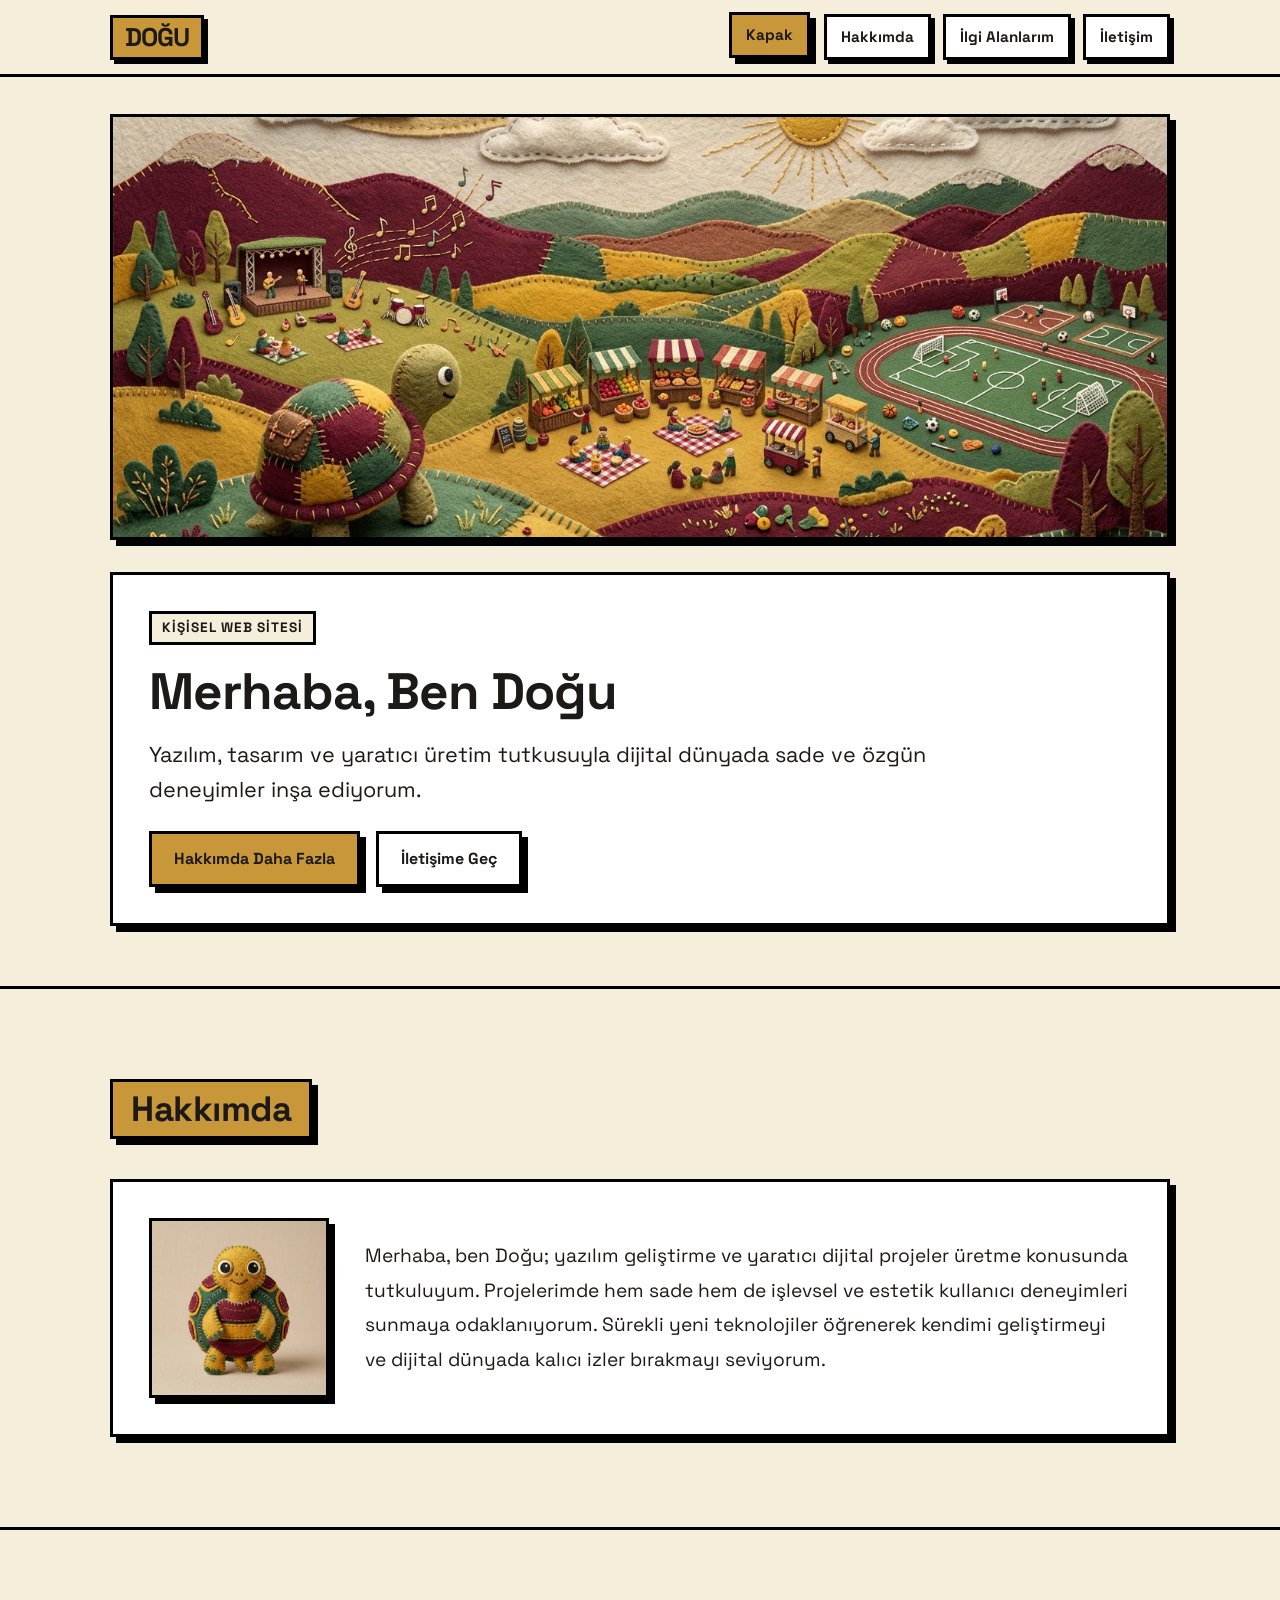
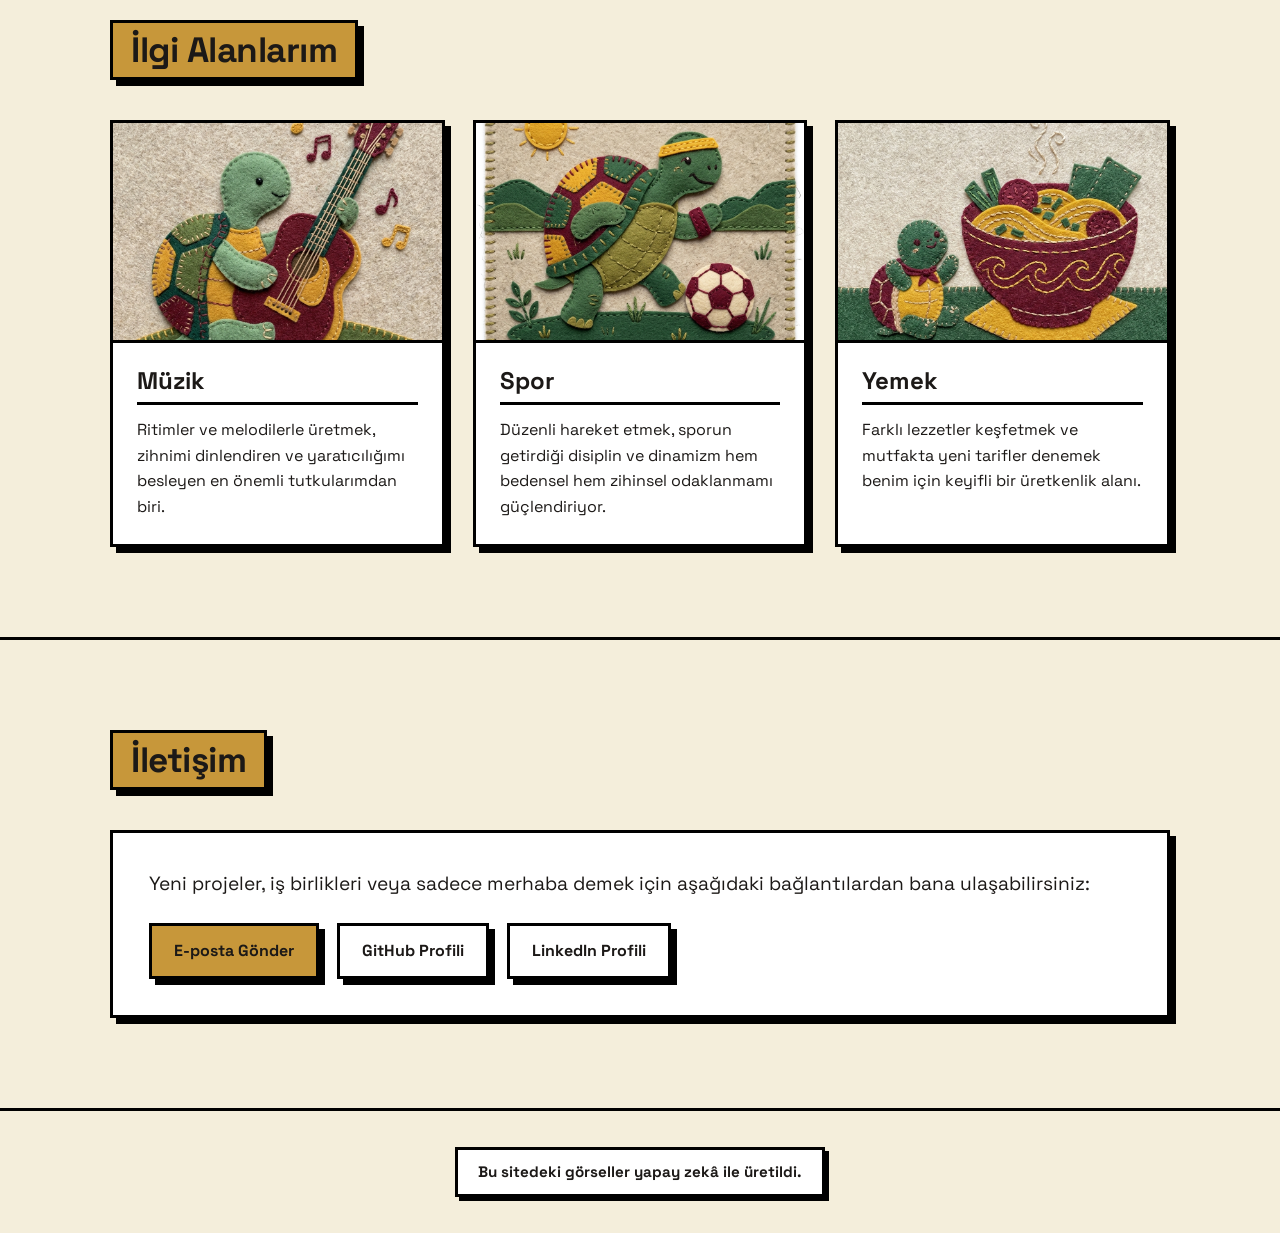
<file: index.html>
<!DOCTYPE html>
<html lang="tr">
<head>
    <meta charset="UTF-8">
    <meta name="viewport" content="width=device-width, initial-scale=1.0">
    <title>Doğu | Kişisel Web Sitesi</title>
    <link rel="icon" type="image/jpeg" href="resimler/maskot.jpg">
    <link rel="preconnect" href="https://fonts.googleapis.com">
    <link rel="preconnect" href="https://fonts.gstatic.com" crossorigin>
    <link href="https://fonts.googleapis.com/css2?family=Space+Grotesk:wght@500;700&display=swap" rel="stylesheet">
    <link rel="stylesheet" href="style.css">
</head>
<body>
    <!-- Sabit Üst Menü -->
    <header class="site-header">
        <nav class="navbar" aria-label="Ana Gezinti">
            <a href="#kapak" class="nav-logo">DOĞU</a>
            <ul class="nav-links">
                <li><a href="#kapak">Kapak</a></li>
                <li><a href="#hakkimda">Hakkımda</a></li>
                <li><a href="#ilgi-alanlari">İlgi Alanlarım</a></li>
                <li><a href="#iletisim">İletişim</a></li>
            </ul>
        </nav>
    </header>

    <main>
        <!-- Kapak Bölümü (Tam Ekran Yüksekliğinde) -->
        <section id="kapak" class="section-kapak">
            <div class="kapak-icerik">
                <div class="kapak-gorsel-kapsayici">
                    <img src="resimler/kapak.jpg" alt="Doğal bir manzaraya bakan, sırt çantalı sevimli keçe kaplumbağa ve müzik, spor ile yemek alanları" class="kapak-gorseli">
                </div>
                <div class="kapak-metin-kutusu">
                    <span class="etiket">Kişisel Web Sitesi</span>
                    <h1 class="ana-baslik">Merhaba, Ben Doğu</h1>
                    <p class="tanitim-metni">Yazılım, tasarım ve yaratıcı üretim tutkusuyla dijital dünyada sade ve özgün deneyimler inşa ediyorum.</p>
                    <div class="kapak-butonlar">
                        <a href="#hakkimda" class="brutal-btn brutal-btn-vurgu">Hakkımda Daha Fazla</a>
                        <a href="#iletisim" class="brutal-btn">İletişime Geç</a>
                    </div>
                </div>
            </div>
        </section>

        <!-- Hakkımda Bölümü -->
        <section id="hakkimda" class="section-standart">
            <div class="konteyner">
                <div class="bolum-baslik-alani">
                    <h2 class="bolum-basligi">Hakkımda</h2>
                </div>
                <div class="hakkimda-kutusu">
                    <div class="maskot-kapsayici">
                        <img src="resimler/maskot.jpg" alt="Doğu'nun sevimli yeşil ve bordo desenli keçe kaplumbağa maskotu" class="maskot-gorseli">
                    </div>
                    <div class="hakkimda-metin">
                        <p class="hakkimda-paragraf">Merhaba, ben Doğu; yazılım geliştirme ve yaratıcı dijital projeler üretme konusunda tutkuluyum. Projelerimde hem sade hem de işlevsel ve estetik kullanıcı deneyimleri sunmaya odaklanıyorum. Sürekli yeni teknolojiler öğrenerek kendimi geliştirmeyi ve dijital dünyada kalıcı izler bırakmayı seviyorum.</p>
                    </div>
                </div>
            </div>
        </section>

        <!-- İlgi Alanlarım Bölümü -->
        <section id="ilgi-alanlari" class="section-standart">
            <div class="konteyner">
                <div class="bolum-baslik-alani">
                    <h2 class="bolum-basligi">İlgi Alanlarım</h2>
                </div>
                <div class="kartlar-izgara">
                    <!-- Kart 1: Müzik -->
                    <article class="ilgi-karti">
                        <div class="kart-gorsel-kutusu">
                            <img src="resimler/kart-1.jpg" alt="Müzik aleti çalarak müzikle ilgilenen sevimli keçe kaplumbağa figürü" class="kart-gorseli">
                        </div>
                        <div class="kart-govde">
                            <h3 class="kart-baslik">Müzik</h3>
                            <p class="kart-aciklama">Ritimler ve melodilerle üretmek, zihnimi dinlendiren ve yaratıcılığımı besleyen en önemli tutkularımdan biri.</p>
                        </div>
                    </article>

                    <!-- Kart 2: Spor -->
                    <article class="ilgi-karti">
                        <div class="kart-gorsel-kutusu">
                            <img src="resimler/kart-2.jpg" alt="Sahada egzersiz ve spor aktiviteleri yapan sevimli keçe kaplumbağa figürü" class="kart-gorseli">
                        </div>
                        <div class="kart-govde">
                            <h3 class="kart-baslik">Spor</h3>
                            <p class="kart-aciklama">Düzenli hareket etmek, sporun getirdiği disiplin ve dinamizm hem bedensel hem zihinsel odaklanmamı güçlendiriyor.</p>
                        </div>
                    </article>

                    <!-- Kart 3: Yemek -->
                    <article class="ilgi-karti">
                        <div class="kart-gorsel-kutusu">
                            <img src="resimler/kart-3.jpg" alt="Piknik sofrasında lezzetli yemekler yiyen sevimli keçe kaplumbağa figürü" class="kart-gorseli">
                        </div>
                        <div class="kart-govde">
                            <h3 class="kart-baslik">Yemek</h3>
                            <p class="kart-aciklama">Farklı lezzetler keşfetmek ve mutfakta yeni tarifler denemek benim için keyifli bir üretkenlik alanı.</p>
                        </div>
                    </article>
                </div>
            </div>
        </section>

        <!-- İletişim Bölümü -->
        <section id="iletisim" class="section-standart">
            <div class="konteyner">
                <div class="bolum-baslik-alani">
                    <h2 class="bolum-basligi">İletişim</h2>
                </div>
                <div class="iletisim-kutusu">
                    <p class="iletisim-tanitim">Yeni projeler, iş birlikleri veya sadece merhaba demek için aşağıdaki bağlantılardan bana ulaşabilirsiniz:</p>
                    <div class="iletisim-butonlar">
                        <a href="mailto:dogu@example.com" class="brutal-btn brutal-btn-vurgu">E-posta Gönder</a>
                        <a href="https://github.com" target="_blank" rel="noopener noreferrer" class="brutal-btn">GitHub Profili</a>
                        <a href="https://linkedin.com" target="_blank" rel="noopener noreferrer" class="brutal-btn">LinkedIn Profili</a>
                    </div>
                </div>
            </div>
        </section>
    </main>

    <!-- Alt Bilgi / Dipnot -->
    <footer class="site-footer">
        <div class="konteyner">
            <p class="footer-not">Bu sitedeki görseller yapay zekâ ile üretildi.</p>
        </div>
    </footer>

    <script src="script.js"></script>
</body>
</html>
</file>
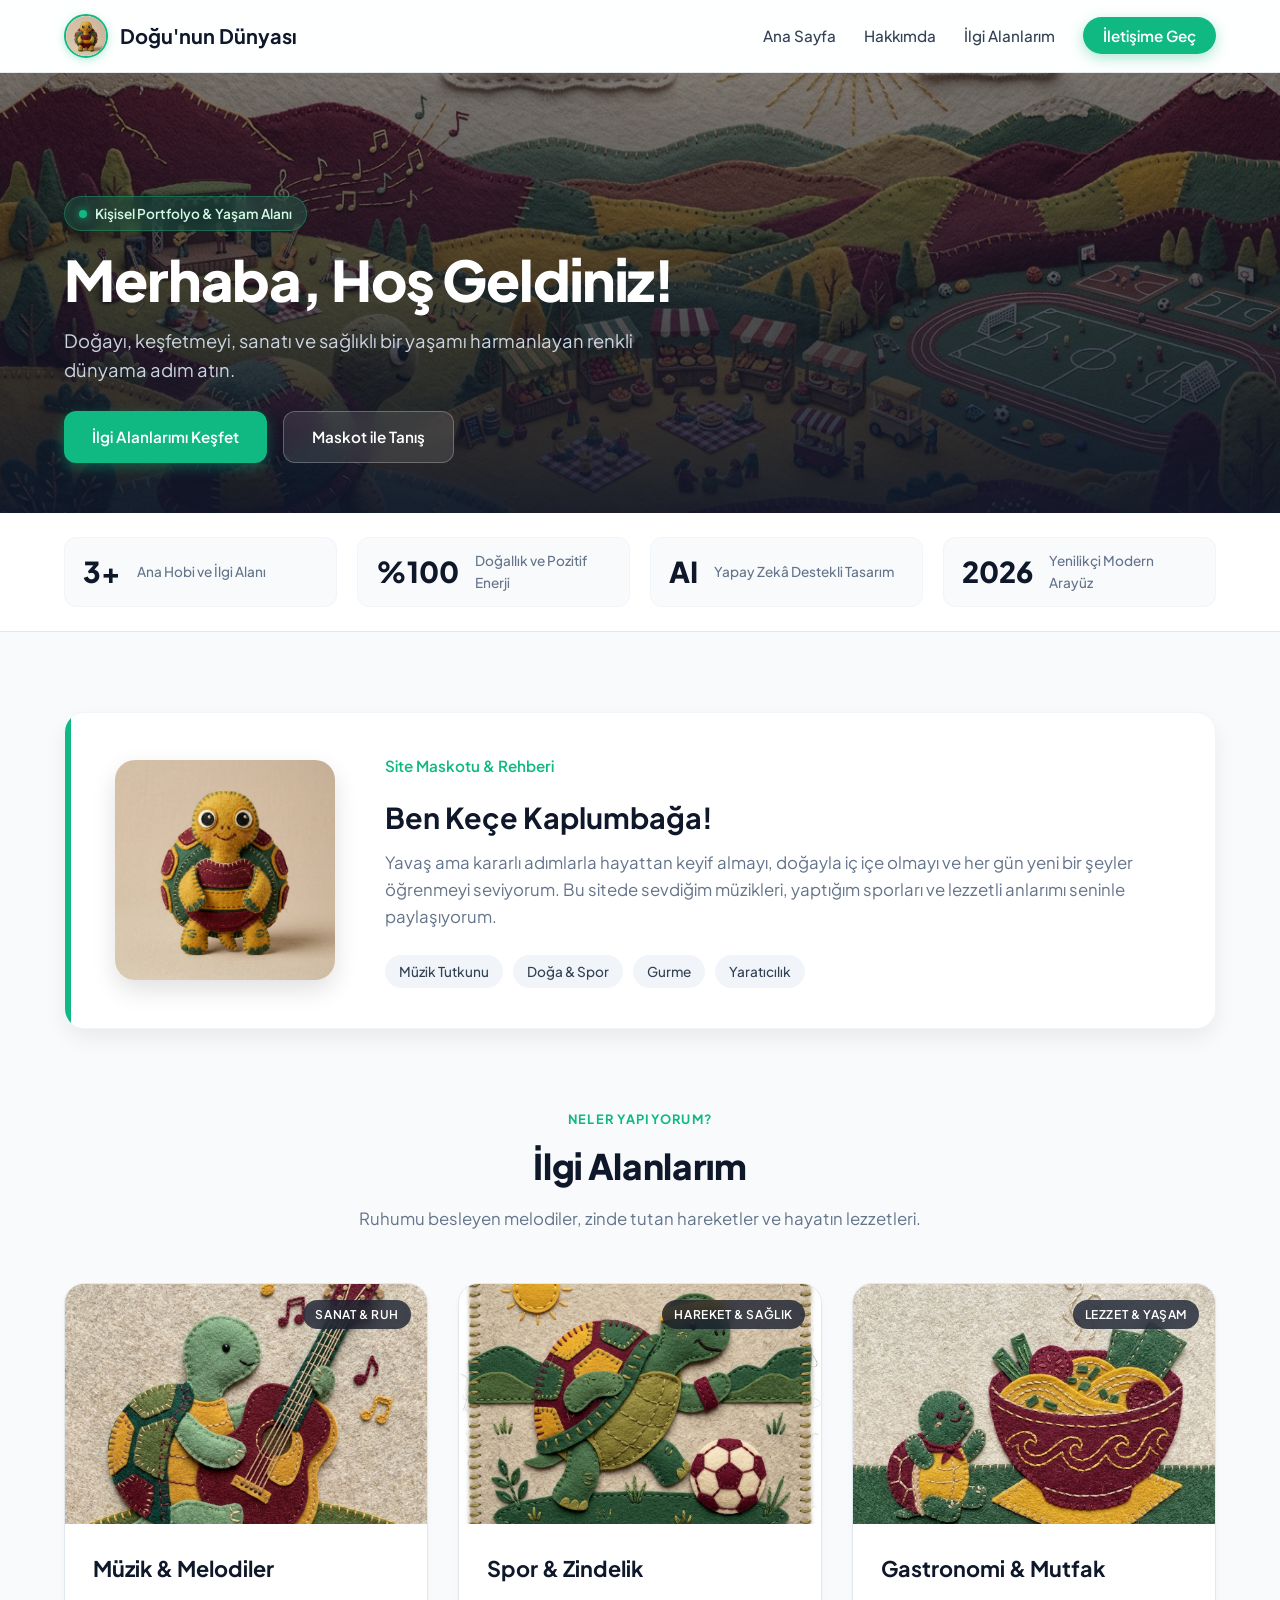
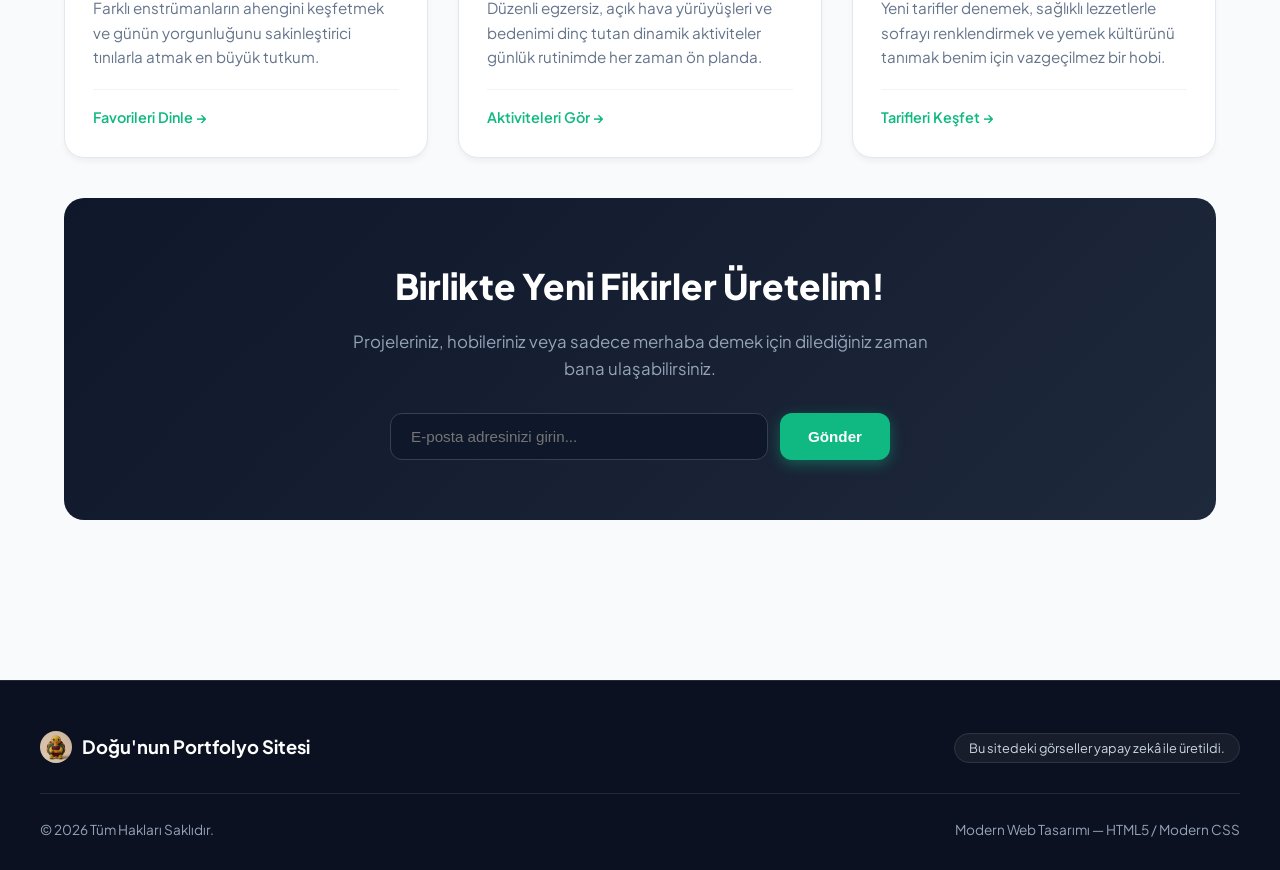
<file: site.2.html>
<!DOCTYPE html>
<html lang="tr">
<head>
    <meta charset="UTF-8">
    <meta name="viewport" content="width=device-width, initial-scale=1.0">
    <title>Modern Portfolyo | İlgi Alanlarım</title>
    <!-- Google Fonts -->
    <link rel="preconnect" href="https://fonts.googleapis.com">
    <link rel="preconnect" href="https://fonts.gstatic.com" crossorigin>
    <link href="https://fonts.googleapis.com/css2?family=Plus+Jakarta+Sans:wght@300;400;500;600;700;800&display=swap" rel="stylesheet">
    
    <style>
        :root {
            --primary: #10b981;
            --primary-dark: #059669;
            --primary-light: #d1fae5;
            --dark: #0f172a;
            --dark-card: #1e293b;
            --text-main: #334155;
            --text-muted: #64748b;
            --bg-light: #f8fafc;
            --white: #ffffff;
            --radius-lg: 20px;
            --radius-md: 12px;
            --shadow-sm: 0 4px 6px -1px rgba(0, 0, 0, 0.05);
            --shadow-md: 0 10px 25px -3px rgba(0, 0, 0, 0.08);
            --shadow-lg: 0 20px 30px -5px rgba(0, 0, 0, 0.12);
            --transition: all 0.3s cubic-bezier(0.4, 0, 0.2, 1);
        }

        * {
            box-sizing: border-box;
            margin: 0;
            padding: 0;
        }

        html {
            scroll-behavior: smooth;
        }

        body {
            font-family: 'Plus Jakarta Sans', system-ui, -apple-system, sans-serif;
            background-color: var(--bg-light);
            color: var(--text-main);
            line-height: 1.6;
            overflow-x: hidden;
        }

        /* --- NAVBAR --- */
        .navbar {
            position: sticky;
            top: 0;
            z-index: 100;
            background: rgba(255, 255, 255, 0.85);
            backdrop-filter: blur(14px);
            -webkit-backdrop-filter: blur(14px);
            border-bottom: 1px solid rgba(226, 232, 240, 0.8);
            transition: var(--transition);
        }

        .nav-container {
            max-width: 1200px;
            margin: 0 auto;
            padding: 14px 24px;
            display: flex;
            align-items: center;
            justify-content: space-between;
        }

        .brand {
            display: flex;
            align-items: center;
            gap: 12px;
            text-decoration: none;
            color: var(--dark);
            font-weight: 700;
            font-size: 1.25rem;
        }

        .brand-avatar {
            width: 44px;
            height: 44px;
            border-radius: 50%;
            object-fit: cover;
            border: 2px solid var(--primary);
            box-shadow: 0 2px 8px rgba(16, 185, 129, 0.3);
            transition: var(--transition);
        }

        .brand:hover .brand-avatar {
            transform: scale(1.08) rotate(5deg);
        }

        .nav-links {
            display: flex;
            list-style: none;
            gap: 28px;
            align-items: center;
        }

        .nav-links a {
            text-decoration: none;
            color: var(--text-main);
            font-weight: 500;
            font-size: 0.95rem;
            transition: var(--transition);
            position: relative;
        }

        .nav-links a:hover {
            color: var(--primary);
        }

        .btn-nav {
            background: var(--primary);
            color: var(--white) !important;
            padding: 9px 20px;
            border-radius: 30px;
            font-weight: 600 !important;
            box-shadow: 0 4px 14px rgba(16, 185, 129, 0.35);
        }

        .btn-nav:hover {
            background: var(--primary-dark);
            transform: translateY(-2px);
            box-shadow: 0 6px 18px rgba(16, 185, 129, 0.45);
        }

        /* --- HERO SECTION --- */
        .hero {
            position: relative;
            background: #0f172a;
            color: var(--white);
            overflow: hidden;
        }

        .hero-banner-wrap {
            position: relative;
            width: 100%;
            height: 440px;
            overflow: hidden;
        }

        .hero-banner {
            width: 100%;
            height: 100%;
            object-fit: cover;
            object-position: center;
            filter: brightness(0.75);
            transform: scale(1.02);
            transition: transform 7s ease;
        }

        .hero:hover .hero-banner {
            transform: scale(1.06);
        }

        .hero-overlay {
            position: absolute;
            inset: 0;
            background: linear-gradient(180deg, rgba(15, 23, 42, 0.3) 0%, rgba(15, 23, 42, 0.9) 100%);
            display: flex;
            align-items: flex-end;
            padding-bottom: 50px;
        }

        .hero-content {
            max-width: 1200px;
            margin: 0 auto;
            padding: 0 24px;
            width: 100%;
        }

        .hero-badge {
            display: inline-flex;
            align-items: center;
            gap: 8px;
            padding: 6px 14px;
            background: rgba(16, 185, 129, 0.2);
            border: 1px solid rgba(16, 185, 129, 0.4);
            border-radius: 30px;
            color: var(--primary-light);
            font-size: 0.85rem;
            font-weight: 600;
            margin-bottom: 16px;
            backdrop-filter: blur(8px);
        }

        .hero-badge-dot {
            width: 8px;
            height: 8px;
            background: var(--primary);
            border-radius: 50%;
            box-shadow: 0 0 10px var(--primary);
        }

        .hero-title {
            font-size: clamp(2.2rem, 5vw, 3.5rem);
            font-weight: 800;
            line-height: 1.15;
            margin-bottom: 14px;
            letter-spacing: -0.02em;
        }

        .hero-subtitle {
            font-size: 1.15rem;
            color: #cbd5e1;
            max-width: 600px;
            margin-bottom: 26px;
            font-weight: 400;
        }

        .hero-actions {
            display: flex;
            gap: 16px;
            flex-wrap: wrap;
        }

        .btn {
            display: inline-flex;
            align-items: center;
            justify-content: center;
            padding: 13px 28px;
            border-radius: 12px;
            font-weight: 600;
            font-size: 0.95rem;
            text-decoration: none;
            cursor: pointer;
            transition: var(--transition);
            border: none;
        }

        .btn-primary {
            background: var(--primary);
            color: var(--white);
            box-shadow: 0 4px 14px rgba(16, 185, 129, 0.4);
        }

        .btn-primary:hover {
            background: var(--primary-dark);
            transform: translateY(-2px);
            box-shadow: 0 8px 22px rgba(16, 185, 129, 0.5);
        }

        .btn-outline {
            background: rgba(255, 255, 255, 0.1);
            color: var(--white);
            border: 1px solid rgba(255, 255, 255, 0.25);
            backdrop-filter: blur(8px);
        }

        .btn-outline:hover {
            background: rgba(255, 255, 255, 0.2);
            transform: translateY(-2px);
        }

        /* --- STATS BAR --- */
        .stats-section {
            background: var(--white);
            border-bottom: 1px solid #e2e8f0;
        }

        .stats-grid {
            max-width: 1200px;
            margin: 0 auto;
            padding: 24px;
            display: grid;
            grid-template-columns: repeat(auto-fit, minmax(220px, 1fr));
            gap: 20px;
        }

        .stat-item {
            display: flex;
            align-items: center;
            gap: 16px;
            padding: 12px 18px;
            border-radius: var(--radius-md);
            background: var(--bg-light);
            border: 1px solid #f1f5f9;
        }

        .stat-num {
            font-size: 1.8rem;
            font-weight: 800;
            color: var(--dark);
            line-height: 1;
        }

        .stat-label {
            font-size: 0.85rem;
            color: var(--text-muted);
            font-weight: 500;
        }

        /* --- SECTION BASE --- */
        .section {
            padding: 80px 24px;
            max-width: 1200px;
            margin: 0 auto;
        }

        .section-header {
            text-align: center;
            max-width: 650px;
            margin: 0 auto 50px auto;
        }

        .section-tag {
            text-transform: uppercase;
            font-size: 0.8rem;
            font-weight: 700;
            letter-spacing: 0.1em;
            color: var(--primary);
            margin-bottom: 8px;
            display: block;
        }

        .section-title {
            font-size: 2.2rem;
            font-weight: 800;
            color: var(--dark);
            margin-bottom: 12px;
            letter-spacing: -0.01em;
        }

        .section-desc {
            font-size: 1.05rem;
            color: var(--text-muted);
        }

        /* --- MASKOT / PROFILE CARD --- */
        .profile-card {
            background: var(--white);
            border-radius: var(--radius-lg);
            padding: 40px;
            box-shadow: var(--shadow-md);
            display: grid;
            grid-template-columns: 240px 1fr;
            gap: 40px;
            align-items: center;
            margin-bottom: 80px;
            border: 1px solid #f1f5f9;
            position: relative;
            overflow: hidden;
        }

        .profile-card::before {
            content: "";
            position: absolute;
            top: 0;
            left: 0;
            width: 6px;
            height: 100%;
            background: var(--primary);
        }

        .profile-img-wrap {
            position: relative;
            width: 220px;
            height: 220px;
            margin: 0 auto;
        }

        .profile-img {
            width: 100%;
            height: 100%;
            border-radius: var(--radius-lg);
            object-fit: cover;
            box-shadow: 0 10px 25px rgba(0, 0, 0, 0.12);
        }

        .profile-content h3 {
            font-size: 1.8rem;
            font-weight: 700;
            color: var(--dark);
            margin-bottom: 10px;
        }

        .profile-role {
            display: inline-block;
            color: var(--primary);
            font-weight: 600;
            font-size: 0.95rem;
            margin-bottom: 16px;
        }

        .profile-bio {
            color: var(--text-muted);
            margin-bottom: 24px;
            font-size: 1.05rem;
        }

        .profile-tags {
            display: flex;
            gap: 10px;
            flex-wrap: wrap;
        }

        .tag {
            padding: 6px 14px;
            border-radius: 30px;
            background: #f1f5f9;
            color: var(--text-main);
            font-size: 0.85rem;
            font-weight: 500;
        }

        /* --- CARDS SECTION (İLGİ ALANLARI) --- */
        .cards-grid {
            display: grid;
            grid-template-columns: repeat(auto-fit, minmax(320px, 1fr));
            gap: 30px;
        }

        .modern-card {
            background: var(--white);
            border-radius: var(--radius-lg);
            overflow: hidden;
            box-shadow: var(--shadow-sm);
            border: 1px solid #e2e8f0;
            transition: var(--transition);
            display: flex;
            flex-direction: column;
        }

        .modern-card:hover {
            transform: translateY(-8px);
            box-shadow: var(--shadow-lg);
            border-color: var(--primary-light);
        }

        .card-img-box {
            position: relative;
            height: 240px;
            overflow: hidden;
            background: #f1f5f9;
        }

        .card-img {
            width: 100%;
            height: 100%;
            object-fit: cover;
            transition: transform 0.6s cubic-bezier(0.25, 1, 0.5, 1);
        }

        .modern-card:hover .card-img {
            transform: scale(1.08);
        }

        .card-category {
            position: absolute;
            top: 16px;
            right: 16px;
            background: rgba(15, 23, 42, 0.75);
            backdrop-filter: blur(8px);
            color: var(--white);
            padding: 5px 12px;
            border-radius: 30px;
            font-size: 0.75rem;
            font-weight: 600;
            text-transform: uppercase;
            letter-spacing: 0.05em;
        }

        .card-body {
            padding: 28px;
            flex-grow: 1;
            display: flex;
            flex-direction: column;
            justify-content: space-between;
        }

        .card-title {
            font-size: 1.35rem;
            font-weight: 700;
            color: var(--dark);
            margin-bottom: 10px;
        }

        .card-text {
            color: var(--text-muted);
            font-size: 0.95rem;
            margin-bottom: 20px;
        }

        .card-footer-action {
            display: flex;
            align-items: center;
            justify-content: space-between;
            padding-top: 16px;
            border-top: 1px solid #f1f5f9;
        }

        .card-link {
            text-decoration: none;
            color: var(--primary);
            font-weight: 600;
            font-size: 0.9rem;
            display: inline-flex;
            align-items: center;
            gap: 6px;
            transition: var(--transition);
        }

        .card-link:hover {
            color: var(--primary-dark);
            gap: 10px;
        }

        /* --- CONTACT / NEWSLETTER SECTION --- */
        .cta-section {
            background: linear-gradient(135deg, #0f172a 0%, #1e293b 100%);
            border-radius: var(--radius-lg);
            padding: 60px 40px;
            color: var(--white);
            text-align: center;
            margin: 40px 0 80px 0;
            position: relative;
            overflow: hidden;
        }

        .cta-section h2 {
            font-size: 2.2rem;
            font-weight: 800;
            margin-bottom: 14px;
        }

        .cta-section p {
            color: #94a3b8;
            max-width: 600px;
            margin: 0 auto 30px auto;
            font-size: 1.05rem;
        }

        .form-group {
            display: flex;
            justify-content: center;
            max-width: 500px;
            margin: 0 auto;
            gap: 12px;
            flex-wrap: wrap;
        }

        .form-input {
            flex: 1;
            min-width: 260px;
            padding: 14px 20px;
            border-radius: 12px;
            border: 1px solid #334155;
            background: #0f172a;
            color: var(--white);
            font-size: 0.95rem;
            outline: none;
            transition: var(--transition);
        }

        .form-input:focus {
            border-color: var(--primary);
            box-shadow: 0 0 0 3px rgba(16, 185, 129, 0.25);
        }

        /* --- FOOTER --- */
        footer {
            background: #0b1120;
            color: #94a3b8;
            padding: 50px 24px 30px 24px;
            border-top: 1px solid #1e293b;
        }

        .footer-container {
            max-width: 1200px;
            margin: 0 auto;
            display: flex;
            justify-content: space-between;
            align-items: center;
            flex-wrap: wrap;
            gap: 24px;
            padding-bottom: 30px;
            border-bottom: 1px solid #1e293b;
        }

        .footer-brand {
            color: var(--white);
            font-weight: 700;
            font-size: 1.15rem;
            display: flex;
            align-items: center;
            gap: 10px;
        }

        .footer-brand img {
            width: 32px;
            height: 32px;
            border-radius: 50%;
            object-fit: cover;
        }

        .footer-bottom {
            max-width: 1200px;
            margin: 25px auto 0 auto;
            display: flex;
            justify-content: space-between;
            align-items: center;
            flex-wrap: wrap;
            gap: 16px;
            font-size: 0.85rem;
        }

        .ai-note {
            background: rgba(255, 255, 255, 0.05);
            padding: 6px 14px;
            border-radius: 20px;
            border: 1px solid rgba(255, 255, 255, 0.1);
            color: #cbd5e1;
            font-size: 0.8rem;
        }

        /* Responsive Breakpoints */
        @media (max-width: 768px) {
            .profile-card {
                grid-template-columns: 1fr;
                text-align: center;
                padding: 30px 20px;
            }

            .profile-card::before {
                width: 100%;
                height: 6px;
            }

            .profile-tags {
                justify-content: center;
            }

            .nav-links {
                display: none;
            }

            .hero-banner-wrap {
                height: 340px;
            }

            .section {
                padding: 50px 20px;
            }
        }
    </style>
</head>
<body>

    <!-- NAVBAR -->
    <header class="navbar">
        <div class="nav-container">
            <a href="#home" class="brand">
                <img src="resimler/maskot.jpg" alt="Sevimli Keçe Kaplumbağa Maskotu" class="brand-avatar">
                <span>Doğu'nun Dünyası</span>
            </a>
            <nav>
                <ul class="nav-links">
                    <li><a href="#home">Ana Sayfa</a></li>
                    <li><a href="#hakkimda">Hakkımda</a></li>
                    <li><a href="#ilgi-alanlarim">İlgi Alanlarım</a></li>
                    <li><a href="#iletisim" class="btn-nav">İletişime Geç</a></li>
                </ul>
            </nav>
        </div>
    </header>

    <!-- HERO SECTION -->
    <main id="home">
        <section class="hero">
            <div class="hero-banner-wrap">
                <img src="resimler/kapak.jpg" alt="Doğal bir manzaraya bakan sevimli keçe kaplumbağa" class="hero-banner">
                <div class="hero-overlay">
                    <div class="hero-content">
                        <div class="hero-badge">
                            <span class="hero-badge-dot"></span>
                            <span>Kişisel Portfolyo & Yaşam Alanı</span>
                        </div>
                        <h1 class="hero-title">Merhaba, Hoş Geldiniz!</h1>
                        <p class="hero-subtitle">Doğayı, keşfetmeyi, sanatı ve sağlıklı bir yaşamı harmanlayan renkli dünyama adım atın.</p>
                        <div class="hero-actions">
                            <a href="#ilgi-alanlarim" class="btn btn-primary">İlgi Alanlarımı Keşfet</a>
                            <a href="#hakkimda" class="btn btn-outline">Maskot ile Tanış</a>
                        </div>
                    </div>
                </div>
            </div>
        </section>

        <!-- STATS BAR -->
        <section class="stats-section">
            <div class="stats-grid">
                <div class="stat-item">
                    <div class="stat-num">3+</div>
                    <div class="stat-label">Ana Hobi ve İlgi Alanı</div>
                </div>
                <div class="stat-item">
                    <div class="stat-num">%100</div>
                    <div class="stat-label">Doğallık ve Pozitif Enerji</div>
                </div>
                <div class="stat-item">
                    <div class="stat-num">AI</div>
                    <div class="stat-label">Yapay Zekâ Destekli Tasarım</div>
                </div>
                <div class="stat-item">
                    <div class="stat-num">2026</div>
                    <div class="stat-label">Yenilikçi Modern Arayüz</div>
                </div>
            </div>
        </section>

        <div class="section">
            <!-- PROFILE / HAKKIMDA -->
            <section id="hakkimda" class="profile-card">
                <div class="profile-img-wrap">
                    <img src="resimler/maskot.jpg" alt="Sitenin sevimli keçe kaplumbağa maskotu" class="profile-img">
                </div>
                <div class="profile-content">
                    <span class="profile-role">Site Maskotu & Rehberi</span>
                    <h3>Ben Keçe Kaplumbağa!</h3>
                    <p class="profile-bio">
                        Yavaş ama kararlı adımlarla hayattan keyif almayı, doğayla iç içe olmayı ve her gün yeni bir şeyler öğrenmeyi seviyorum. 
                        Bu sitede sevdiğim müzikleri, yaptığım sporları ve lezzetli anlarımı seninle paylaşıyorum.
                    </p>
                    <div class="profile-tags">
                        <span class="tag">Müzik Tutkunu</span>
                        <span class="tag">Doğa & Spor</span>
                        <span class="tag">Gurme</span>
                        <span class="tag">Yaratıcılık</span>
                    </div>
                </div>
            </section>

            <!-- İLGİ ALANLARI / CARDS -->
            <section id="ilgi-alanlarim">
                <div class="section-header">
                    <span class="section-tag">Neler Yapıyorum?</span>
                    <h2 class="section-title">İlgi Alanlarım</h2>
                    <p class="section-desc">Ruhumu besleyen melodiler, zinde tutan hareketler ve hayatın lezzetleri.</p>
                </div>

                <div class="cards-grid">
                    <!-- KART 1: MÜZİK -->
                    <article class="modern-card">
                        <div class="card-img-box">
                            <span class="card-category">Sanat & Ruh</span>
                            <img src="resimler/kart-1.jpg" alt="Müzik aleti çalan ve müzikle ilgilenen keçe kaplumbağa figürü" class="card-img">
                        </div>
                        <div class="card-body">
                            <div>
                                <h3 class="card-title">Müzik & Melodiler</h3>
                                <p class="card-text">
                                    Farklı enstrümanların ahengini keşfetmek ve günün yorgunluğunu sakinleştirici tınılarla atmak en büyük tutkum.
                                </p>
                            </div>
                            <div class="card-footer-action">
                                <a href="#iletisim" class="card-link">Favorileri Dinle &rarr;</a>
                            </div>
                        </div>
                    </article>

                    <!-- KART 2: SPOR -->
                    <article class="modern-card">
                        <div class="card-img-box">
                            <span class="card-category">Hareket & Sağlık</span>
                            <img src="resimler/kart-2.jpg" alt="Egzersiz ve spor yapan sevimli keçe kaplumbağa figürü" class="card-img">
                        </div>
                        <div class="card-body">
                            <div>
                                <h3 class="card-title">Spor & Zindelik</h3>
                                <p class="card-text">
                                    Düzenli egzersiz, açık hava yürüyüşleri ve bedenimi dinç tutan dinamik aktiviteler günlük rutinimde her zaman ön planda.
                                </p>
                            </div>
                            <div class="card-footer-action">
                                <a href="#iletisim" class="card-link">Aktiviteleri Gör &rarr;</a>
                            </div>
                        </div>
                    </article>

                    <!-- KART 3: YEMEK -->
                    <article class="modern-card">
                        <div class="card-img-box">
                            <span class="card-category">Lezzet & Yaşam</span>
                            <img src="resimler/kart-3.jpg" alt="Sofrada yemek yiyen sevimli keçe kaplumbağa figürü" class="card-img">
                        </div>
                        <div class="card-body">
                            <div>
                                <h3 class="card-title">Gastronomi & Mutfak</h3>
                                <p class="card-text">
                                    Yeni tarifler denemek, sağlıklı lezzetlerle sofrayı renklendirmek ve yemek kültürünü tanımak benim için vazgeçilmez bir hobi.
                                </p>
                            </div>
                            <div class="card-footer-action">
                                <a href="#iletisim" class="card-link">Tarifleri Keşfet &rarr;</a>
                            </div>
                        </div>
                    </article>
                </div>
            </section>

            <!-- İLETİŞİM / CTA -->
            <section id="iletisim" class="cta-section">
                <h2>Birlikte Yeni Fikirler Üretelim!</h2>
                <p>Projeleriniz, hobileriniz veya sadece merhaba demek için dilediğiniz zaman bana ulaşabilirsiniz.</p>
                <form class="form-group" onsubmit="event.preventDefault(); alert('Mesajınız başarıyla iletildi!');">
                    <input type="email" placeholder="E-posta adresinizi girin..." class="form-input" required>
                    <button type="submit" class="btn btn-primary">Gönder</button>
                </form>
            </section>
        </div>
    </main>

    <!-- FOOTER -->
    <footer>
        <div class="footer-container">
            <div class="footer-brand">
                <img src="resimler/maskot.jpg" alt="Maskot Logo">
                <span>Doğu'nun Portfolyo Sitesi</span>
            </div>
            <div>
                <span class="ai-note">Bu sitedeki görseller yapay zekâ ile üretildi.</span>
            </div>
        </div>
        <div class="footer-bottom">
            <p>&copy; 2026 Tüm Hakları Saklıdır.</p>
            <p>Modern Web Tasarımı &mdash; HTML5 / Modern CSS</p>
        </div>
    </footer>

</body>
</html>
</file>
<file: style.css>
/* ==========================================================================
   NEO-BRUTALIST STİL SAYFASI
   Renk Paleti:
   - Zemin: #F4EEDB
   - Yazı: #1C1917
   - Vurgu: #C7973A
   - Kenarlık ve Gölge: #000000
   ========================================================================== */

/* Değişkenler */
:root {
    --renk-zemin: #F4EEDB;
    --renk-yazi: #1C1917;
    --renk-vurgu: #C7973A;
    --renk-siyah: #000000;
    --renk-beyaz: #FFFFFF;
    
    --kenarlik: 3px solid var(--renk-siyah);
    --golge: 6px 6px 0 var(--renk-siyah);
    --golge-kucuk: 4px 4px 0 var(--renk-siyah);
    --golge-aktif: 2px 2px 0 var(--renk-siyah);
    
    --font-ana: 'Space Grotesk', -apple-system, BlinkMacSystemFont, 'Segoe UI', Roboto, sans-serif;
    --nav-yukseklik: 74px;
}

/* Sıfırlama ve Temel Kurallar */
* {
    box-sizing: border-box;
    margin: 0;
    padding: 0;
}

html {
    scroll-behavior: smooth;
    scroll-padding-top: calc(var(--nav-yukseklik) + 20px);
}

body {
    background-color: var(--renk-zemin);
    color: var(--renk-yazi);
    font-family: var(--font-ana);
    line-height: 1.6;
    font-size: 1.05rem;
    overflow-x: hidden;
}

img {
    max-width: 100%;
    height: auto;
    display: block;
}

a {
    color: inherit;
    text-decoration: none;
}

/* Tipografi */
h1, h2, h3, h4, .nav-logo {
    font-family: var(--font-ana);
    font-weight: 700;
    color: var(--renk-yazi);
    line-height: 1.2;
}

/* Konteyner */
.konteyner {
    width: 100%;
    max-width: 1100px;
    margin: 0 auto;
    padding: 0 20px;
}

/* Sabit Üst Menü */
.site-header {
    position: fixed;
    top: 0;
    left: 0;
    width: 100%;
    background-color: var(--renk-zemin);
    border-bottom: var(--kenarlik);
    z-index: 1000;
}

.navbar {
    max-width: 1100px;
    margin: 0 auto;
    padding: 14px 20px;
    display: flex;
    justify-content: space-between;
    align-items: center;
    gap: 16px;
}

.nav-logo {
    font-size: 1.6rem;
    letter-spacing: -1px;
    padding: 4px 12px;
    background-color: var(--renk-vurgu);
    border: var(--kenarlik);
    box-shadow: var(--golge-kucuk);
    transition: transform 0.15s ease, box-shadow 0.15s ease;
}

.nav-logo:hover {
    transform: translate(-2px, -2px);
    box-shadow: var(--golge);
}

.nav-links {
    list-style: none;
    display: flex;
    gap: 12px;
    flex-wrap: wrap;
}

.nav-links a {
    font-weight: 700;
    font-size: 0.95rem;
    padding: 8px 14px;
    background-color: var(--renk-beyaz);
    border: var(--kenarlik);
    box-shadow: var(--golge-kucuk);
    display: inline-block;
    transition: transform 0.15s ease, box-shadow 0.15s ease, background-color 0.15s ease;
}

.nav-links a:hover,
.nav-links a.aktif {
    background-color: var(--renk-vurgu);
    transform: translate(-2px, -2px);
    box-shadow: var(--golge);
}

.nav-links a:active {
    transform: translate(2px, 2px);
    box-shadow: var(--golge-aktif);
}

/* Neo-Brutalist Butonlar */
.brutal-btn {
    display: inline-block;
    font-family: var(--font-ana);
    font-weight: 700;
    font-size: 1rem;
    text-align: center;
    padding: 12px 22px;
    background-color: var(--renk-beyaz);
    border: var(--kenarlik);
    box-shadow: var(--golge);
    cursor: pointer;
    transition: transform 0.15s ease, box-shadow 0.15s ease, background-color 0.15s ease;
}

.brutal-btn:hover {
    transform: translate(-2px, -2px);
    box-shadow: 8px 8px 0 var(--renk-siyah);
}

.brutal-btn:active {
    transform: translate(3px, 3px);
    box-shadow: var(--golge-aktif);
}

.brutal-btn-vurgu {
    background-color: var(--renk-vurgu);
}

.brutal-btn-vurgu:hover {
    background-color: #d8a644;
}

/* Bölümler Genel */
.section-standart {
    padding: 90px 0;
    border-bottom: var(--kenarlik);
}

.bolum-baslik-alani {
    margin-bottom: 40px;
    display: flex;
    align-items: center;
}

.bolum-basligi {
    font-size: 2.2rem;
    display: inline-block;
    background-color: var(--renk-vurgu);
    padding: 6px 18px;
    border: var(--kenarlik);
    box-shadow: var(--golge);
    letter-spacing: -0.5px;
}

/* Kapak Bölümü (Tam Ekran Yüksekliğinde) */
.section-kapak {
    min-height: 100vh;
    padding-top: calc(var(--nav-yukseklik) + 40px);
    padding-bottom: 60px;
    display: flex;
    align-items: center;
    border-bottom: var(--kenarlik);
}

.kapak-icerik {
    max-width: 1100px;
    margin: 0 auto;
    padding: 0 20px;
    display: flex;
    flex-direction: column;
    gap: 32px;
    width: 100%;
}

.kapak-gorsel-kapsayici {
    width: 100%;
    border: var(--kenarlik);
    box-shadow: var(--golge);
    overflow: hidden;
    background-color: var(--renk-siyah);
}

.kapak-gorseli {
    width: 100%;
    height: 420px;
    object-fit: cover;
    object-position: center;
}

.kapak-metin-kutusu {
    background-color: var(--renk-beyaz);
    border: var(--kenarlik);
    box-shadow: var(--golge);
    padding: 36px;
    display: flex;
    flex-direction: column;
    gap: 16px;
}

.etiket {
    align-self: flex-start;
    font-size: 0.85rem;
    font-weight: 700;
    text-transform: uppercase;
    letter-spacing: 1px;
    background-color: var(--renk-zemin);
    border: var(--kenarlik);
    padding: 3px 10px;
}

.ana-baslik {
    font-size: clamp(2rem, 5vw, 3.2rem);
    letter-spacing: -1px;
}

.tanitim-metni {
    font-size: clamp(1.1rem, 2.5vw, 1.35rem);
    color: var(--renk-yazi);
    max-width: 800px;
}

.kapak-butonlar {
    display: flex;
    gap: 16px;
    flex-wrap: wrap;
    margin-top: 8px;
}

/* Hakkımda Bölümü */
.hakkimda-kutusu {
    background-color: var(--renk-beyaz);
    border: var(--kenarlik);
    box-shadow: var(--golge);
    padding: 36px;
    display: flex;
    align-items: center;
    gap: 36px;
}

.maskot-kapsayici {
    flex-shrink: 0;
    width: 180px;
    height: 180px;
    border: var(--kenarlik);
    box-shadow: var(--golge);
    background-color: var(--renk-vurgu);
    overflow: hidden;
}

.maskot-gorseli {
    width: 100%;
    height: 100%;
    object-fit: cover;
}

.hakkimda-metin {
    flex: 1;
}

.hakkimda-paragraf {
    font-size: 1.2rem;
    line-height: 1.8;
}

/* İlgi Alanlarım Bölümü */
.kartlar-izgara {
    display: grid;
    grid-template-columns: repeat(3, 1fr);
    gap: 28px;
}

.ilgi-karti {
    background-color: var(--renk-beyaz);
    border: var(--kenarlik);
    box-shadow: var(--golge);
    display: flex;
    flex-direction: column;
    overflow: hidden;
    transition: transform 0.2s ease, box-shadow 0.2s ease;
}

.ilgi-karti:hover {
    transform: translate(-3px, -3px);
    box-shadow: 10px 10px 0 var(--renk-siyah);
}

.kart-gorsel-kutusu {
    width: 100%;
    height: 220px;
    border-bottom: var(--kenarlik);
    overflow: hidden;
    background-color: var(--renk-zemin);
}

.kart-gorseli {
    width: 100%;
    height: 100%;
    object-fit: cover;
}

.kart-govde {
    padding: 24px;
    display: flex;
    flex-direction: column;
    gap: 12px;
    flex: 1;
}

.kart-baslik {
    font-size: 1.5rem;
    padding-bottom: 6px;
    border-bottom: var(--kenarlik);
}

.kart-aciklama {
    font-size: 1rem;
    color: var(--renk-yazi);
}

/* İletişim Bölümü */
.iletisim-kutusu {
    background-color: var(--renk-beyaz);
    border: var(--kenarlik);
    box-shadow: var(--golge);
    padding: 36px;
    display: flex;
    flex-direction: column;
    gap: 24px;
}

.iletisim-tanitim {
    font-size: 1.2rem;
}

.iletisim-butonlar {
    display: flex;
    gap: 18px;
    flex-wrap: wrap;
}

/* Alt Bilgi (Footer) */
.site-footer {
    padding: 36px 0;
    background-color: var(--renk-zemin);
    text-align: center;
}

.footer-not {
    display: inline-block;
    font-size: 0.95rem;
    font-weight: 700;
    background-color: var(--renk-beyaz);
    border: var(--kenarlik);
    box-shadow: var(--golge-kucuk);
    padding: 10px 20px;
}

/* ==========================================================================
   DUYARLI TASARIM (Mobil / Tablet / Masaüstü)
   ========================================================================== */
@media (max-width: 900px) {
    .kartlar-izgara {
        grid-template-columns: repeat(2, 1fr);
    }
}

@media (max-width: 768px) {
    :root {
        --nav-yukseklik: 110px;
        --golge: 4px 4px 0 var(--renk-siyah);
        --golge-kucuk: 3px 3px 0 var(--renk-siyah);
    }
    
    .navbar {
        flex-direction: column;
        align-items: stretch;
        gap: 12px;
        padding: 12px 16px;
    }
    
    .nav-logo {
        align-self: flex-start;
        font-size: 1.3rem;
    }
    
    .nav-links {
        justify-content: flex-start;
        gap: 8px;
    }
    
    .nav-links a {
        padding: 6px 10px;
        font-size: 0.85rem;
    }
    
    .section-kapak {
        min-height: auto;
        padding-top: calc(var(--nav-yukseklik) + 20px);
    }
    
    .kapak-gorseli {
        height: 260px;
    }
    
    .kapak-metin-kutusu {
        padding: 24px;
    }
    
    .hakkimda-kutusu {
        flex-direction: column;
        align-items: flex-start;
        padding: 24px;
        gap: 20px;
    }
    
    .maskot-kapsayici {
        width: 140px;
        height: 140px;
    }
    
    .hakkimda-paragraf {
        font-size: 1.05rem;
    }
    
    .kartlar-izgara {
        grid-template-columns: 1fr;
    }
    
    .iletisim-kutusu {
        padding: 24px;
    }
    
    .iletisim-butonlar {
        flex-direction: column;
    }
    
    .brutal-btn {
        width: 100%;
    }
    
    .section-standart {
        padding: 60px 0;
    }
}

/* ==========================================================================
   HAREKETİ AZALTMA (prefers-reduced-motion: reduce)
   ========================================================================== */
@media (prefers-reduced-motion: reduce) {
    *,
    *::before,
    *::after {
        animation: none !important;
        animation-duration: 0.01ms !important;
        animation-iteration-count: 1 !important;
        transition: none !important;
        transition-duration: 0.01ms !important;
        scroll-behavior: auto !important;
    }
}
</file>
